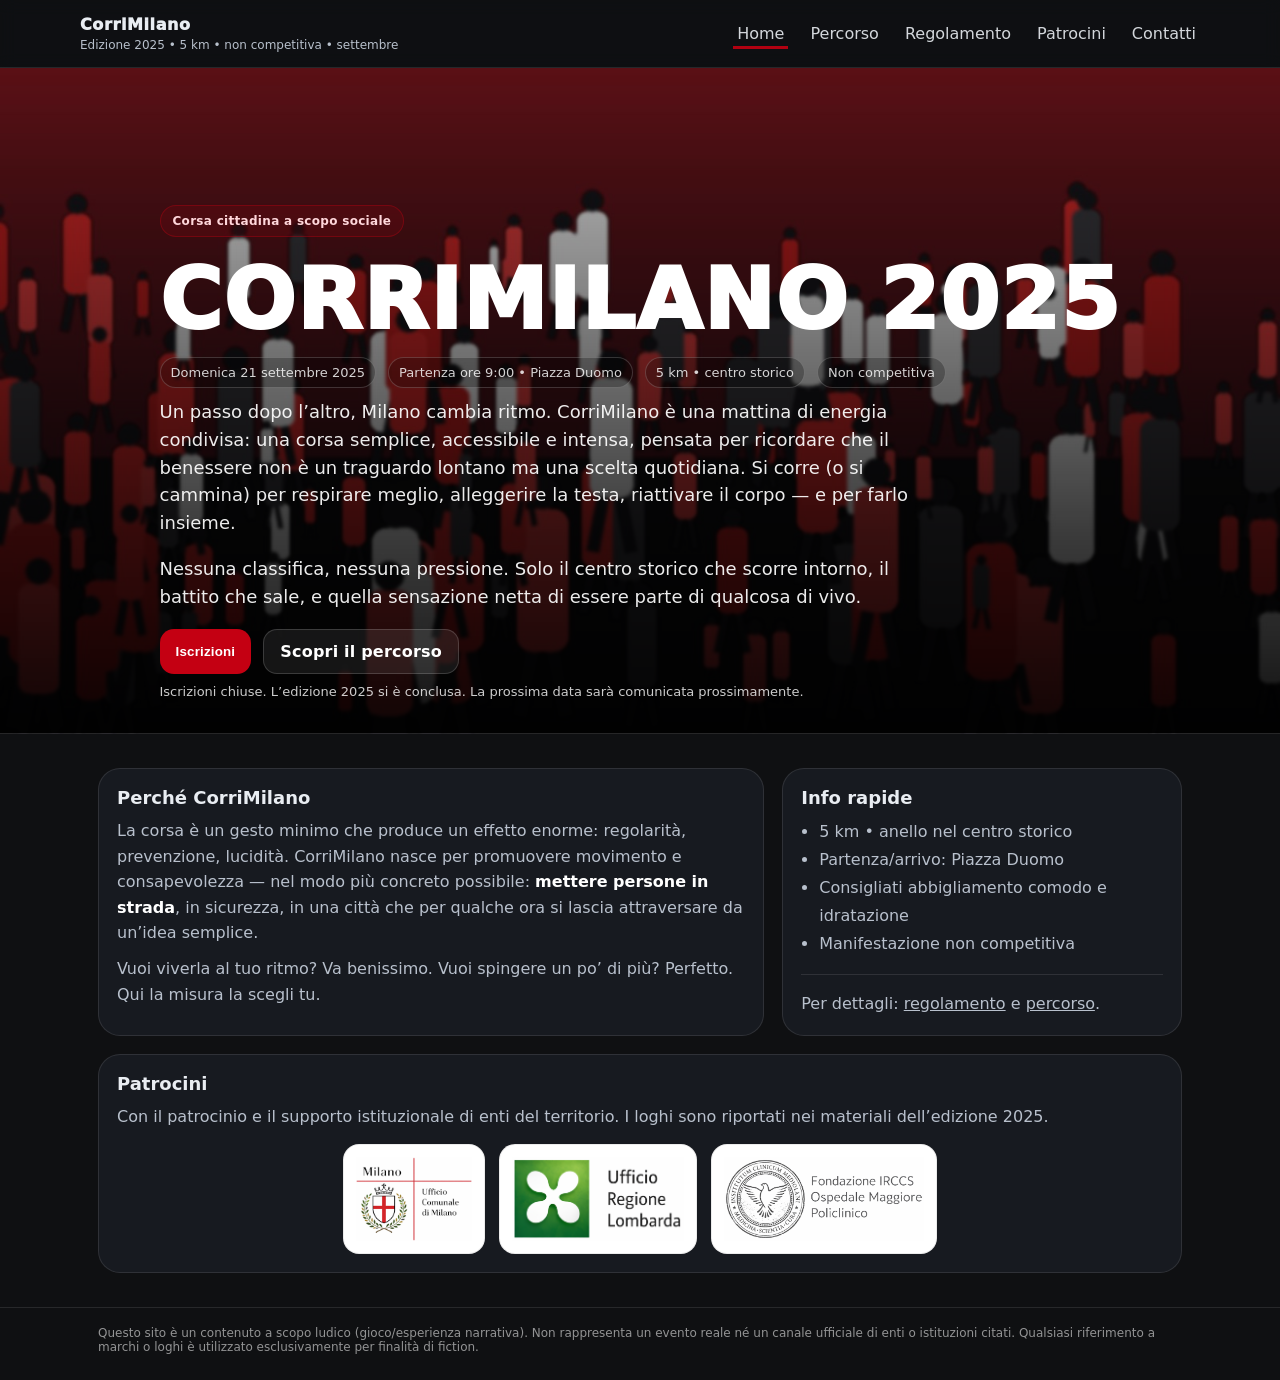
<file: index.html>
<!doctype html>
<html lang="it">
<head>
  <meta charset="utf-8" />
  <meta name="viewport" content="width=device-width,initial-scale=1" />
  <meta name="robots" content="noindex, nofollow" />
  <title>CorriMilano 2025 — 5 km non competitiva</title>
  <link rel="stylesheet" href="style.css" />
</head>
<body>
<header class="topbar">
  <div class="container topbar-inner">
    <div class="brand">
      <div class="brand-title">CorriMilano</div>
      <small>Edizione 2025 • 5 km • non competitiva • settembre</small>
    </div>
    <nav class="nav" aria-label="Menu">
      <a href="index.html">Home</a>
      <a href="percorso.html">Percorso</a>
      <a href="regolamento.html">Regolamento</a>
      <a href="patrocini.html">Patrocini</a>
      <a href="contatti.html">Contatti</a>
    </nav>
    <button class="menuBtn" id="menuOpen" type="button" aria-label="Apri menu">Menu</button>
  </div>
</header>

<div class="navDrawerBackdrop" id="navBackdrop" aria-hidden="true">
  <div class="navDrawer" role="dialog" aria-modal="true" aria-label="Menu">
    <header>
      <div style="font-weight:1000">CorriMilano 2025</div>
      <button class="closeBtn" id="menuClose" type="button">Chiudi</button>
    </header>
    <a href="index.html">Home</a>
    <a href="percorso.html">Percorso</a>
    <a href="regolamento.html">Regolamento</a>
    <a href="patrocini.html">Patrocini</a>
    <a href="contatti.html">Contatti</a>
  </div>
</div>

<section class="hero">
  <div class="container hero-content">
    <span class="kicker">Corsa cittadina a scopo sociale</span>
    <div class="h1">CORRIMILANO 2025</div>
    <div class="meta">
      <span class="pill">Domenica 21 settembre 2025</span>
      <span class="pill">Partenza ore 9:00 • Piazza Duomo</span>
      <span class="pill">5 km • centro storico</span>
      <span class="pill">Non competitiva</span>
    </div>
    <p class="subhero">
      Un passo dopo l’altro, Milano cambia ritmo. CorriMilano è una mattina di energia condivisa: una corsa semplice,
      accessibile e intensa, pensata per ricordare che il benessere non è un traguardo lontano ma una scelta quotidiana.
      Si corre (o si cammina) per respirare meglio, alleggerire la testa, riattivare il corpo — e per farlo insieme.
    </p>
    <p class="subhero">
      Nessuna classifica, nessuna pressione. Solo il centro storico che scorre intorno, il battito che sale,
      e quella sensazione netta di essere parte di qualcosa di vivo.
    </p>
    <div class="ctaRow">
      <button class="btn btn-primary" id="iscrizioniBtn" type="button">Iscrizioni</button>
      <a class="btn btn-ghost" href="percorso.html">Scopri il percorso</a>
    </div>
    <div style="margin-top:10px;color:rgba(255,255,255,.80);font-size:13px">
      Iscrizioni chiuse. L’edizione 2025 si è conclusa. La prossima data sarà comunicata prossimamente.
    </div>
  </div>
</section>

<main class="section">
  <div class="container grid">
    <div class="card">
      <h2>Perché CorriMilano</h2>
      <p>
        La corsa è un gesto minimo che produce un effetto enorme: regolarità, prevenzione, lucidità.
        CorriMilano nasce per promuovere movimento e consapevolezza — nel modo più concreto possibile:
        <strong>mettere persone in strada</strong>, in sicurezza, in una città che per qualche ora si lascia attraversare da un’idea semplice.
      </p>
      <p>
        Vuoi viverla al tuo ritmo? Va benissimo. Vuoi spingere un po’ di più? Perfetto. Qui la misura la scegli tu.
      </p>
    </div>

    <div class="card">
      <h2>Info rapide</h2>
      <ul class="list">
        <li>5 km • anello nel centro storico</li>
        <li>Partenza/arrivo: Piazza Duomo</li>
        <li>Consigliati abbigliamento comodo e idratazione</li>
        <li>Manifestazione non competitiva</li>
      </ul>
      <div class="hr"></div>
      <p style="margin:0;color:var(--muted)">Per dettagli: <a href="regolamento.html">regolamento</a> e <a href="percorso.html">percorso</a>.</p>
    </div>
  </div>

  <div class="container" style="margin-top:18px">
    <div class="card">
      <h2>Patrocini</h2>
      <p style="margin-bottom:14px">
        Con il patrocinio e il supporto istituzionale di enti del territorio. I loghi sono riportati nei materiali dell’edizione 2025.
      </p>
      <div class="logos logos--home">
        <img src="logo_comune.png" alt="Comune di Milano" />
        <img src="logo_regione.png" alt="Regione Lombardia" />
        <img src="logo_cagranda.png" alt="Fondazione IRCCS Ospedale Maggiore Policlinico" />
      </div>
    </div>
  </div>
</main>

<div class="modalBackdrop" id="modal" aria-hidden="true">
  <div class="modal" role="dialog" aria-modal="true" aria-labelledby="mTitle" aria-describedby="mText">
    <h3 id="mTitle">Iscrizioni chiuse</h3>
    <p id="mText">
      Le iscrizioni per l’edizione 2025 sono chiuse. La prossima edizione sarà comunicata nei prossimi mesi attraverso i canali dedicati.
    </p>
    <div class="modalActions">
      <button class="btn btn-primary" id="modalClose" type="button">Chiudi</button>
    </div>
  </div>
</div>

<footer class="footer-legal">
  <div class="container">Questo sito è un contenuto a scopo ludico (gioco/esperienza narrativa). Non rappresenta un evento reale né un canale ufficiale di enti o istituzioni citati. Qualsiasi riferimento a marchi o loghi è utilizzato esclusivamente per finalità di fiction.</div>
</footer>
<script src="main.js"></script>
</body></html>
</file>
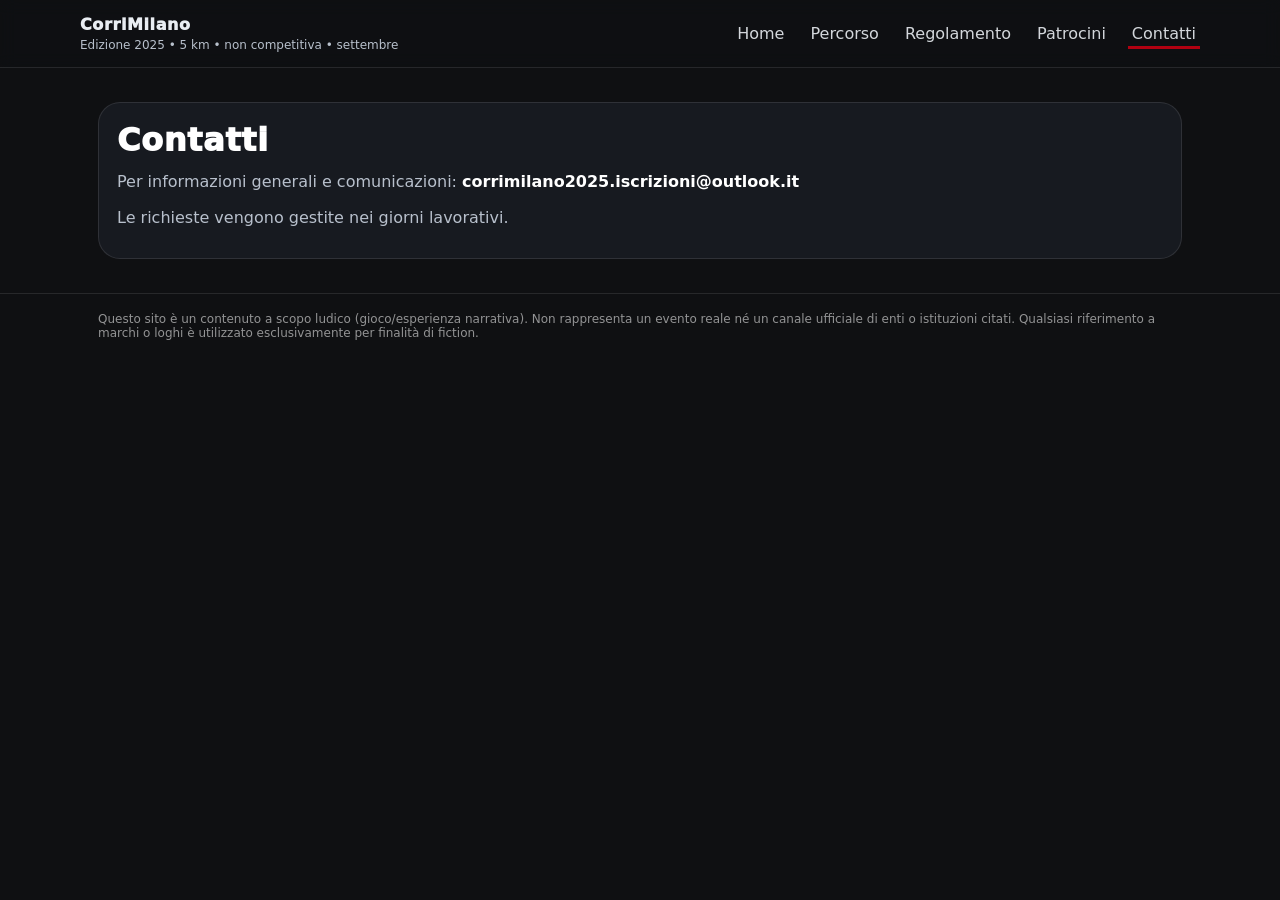
<file: contatti.html>
<!doctype html>
<html lang="it">
<head>
  <meta charset="utf-8" />
  <meta name="viewport" content="width=device-width,initial-scale=1" />
  <meta name="robots" content="noindex, nofollow" />
  <title>CorriMilano 2025 — Contatti</title>
  <link rel="stylesheet" href="style.css" />
</head>
<body>
<header class="topbar">
  <div class="container topbar-inner">
    <div class="brand">
      <div class="brand-title">CorriMilano</div>
      <small>Edizione 2025 • 5 km • non competitiva • settembre</small>
    </div>
    <nav class="nav" aria-label="Menu">
      <a href="index.html">Home</a>
      <a href="percorso.html">Percorso</a>
      <a href="regolamento.html">Regolamento</a>
      <a href="patrocini.html">Patrocini</a>
      <a href="contatti.html">Contatti</a>
    </nav>
    <button class="menuBtn" id="menuOpen" type="button" aria-label="Apri menu">Menu</button>
  </div>
</header>

<div class="navDrawerBackdrop" id="navBackdrop" aria-hidden="true">
  <div class="navDrawer" role="dialog" aria-modal="true" aria-label="Menu">
    <header>
      <div style="font-weight:1000">CorriMilano 2025</div>
      <button class="closeBtn" id="menuClose" type="button">Chiudi</button>
    </header>
    <a href="index.html">Home</a>
    <a href="percorso.html">Percorso</a>
    <a href="regolamento.html">Regolamento</a>
    <a href="patrocini.html">Patrocini</a>
    <a href="contatti.html">Contatti</a>
  </div>
</div>

<main class="section">
  <div class="container">
    <section class="card">
      <h1 class="h1" style="font-size:32px;letter-spacing:.6px;margin-top:0;text-transform:none">Contatti</h1>
      <p>Per informazioni generali e comunicazioni: <strong>corrimilano2025.iscrizioni@outlook.it</strong></p>
      <p class="muted">Le richieste vengono gestite nei giorni lavorativi.</p>
    </section>
  </div>
</main>

<footer class="footer-legal">
  <div class="container">Questo sito è un contenuto a scopo ludico (gioco/esperienza narrativa). Non rappresenta un evento reale né un canale ufficiale di enti o istituzioni citati. Qualsiasi riferimento a marchi o loghi è utilizzato esclusivamente per finalità di fiction.</div>
</footer>
<script src="main.js"></script>
</body></html>
</file>
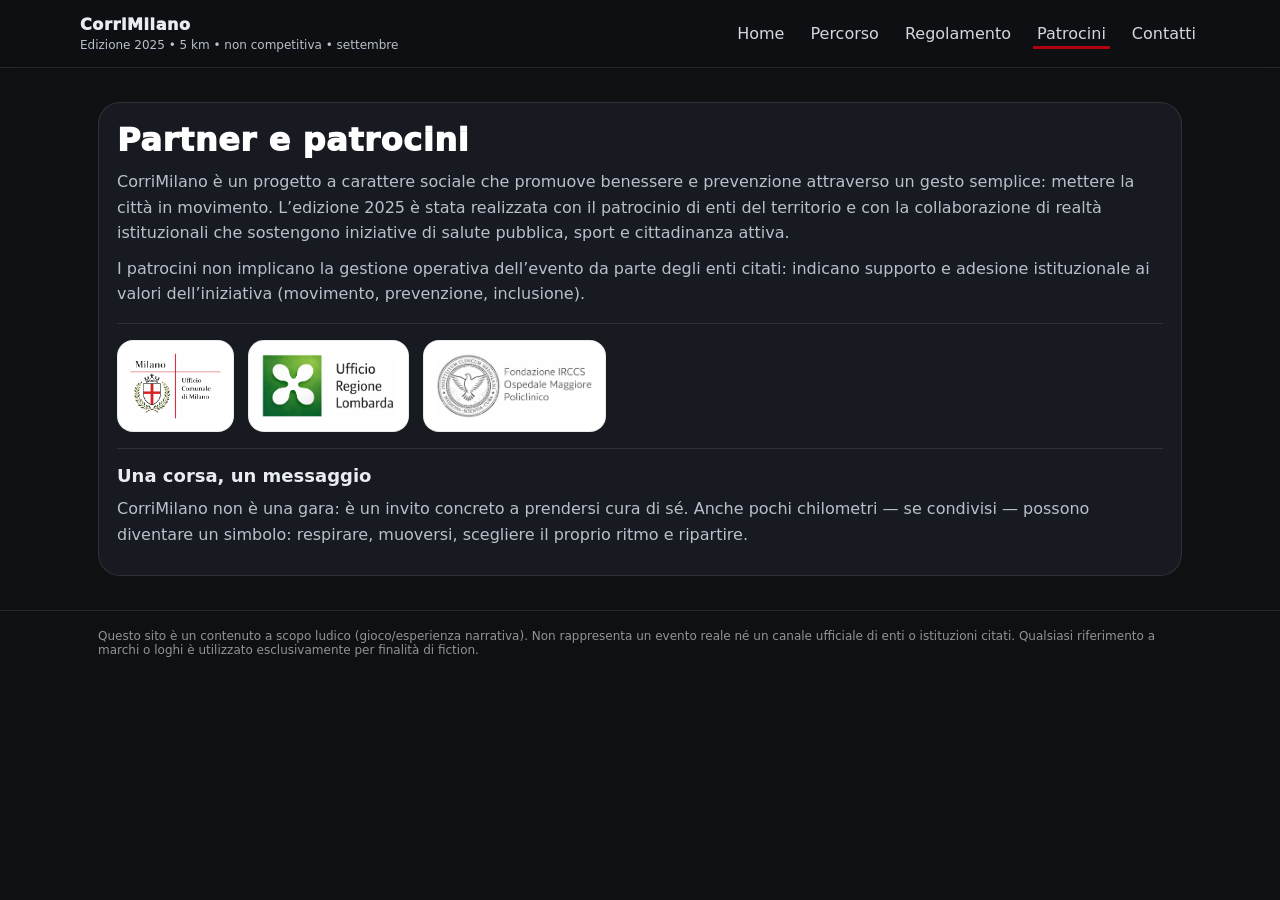
<file: patrocini.html>
<!doctype html>
<html lang="it">
<head>
  <meta charset="utf-8" />
  <meta name="viewport" content="width=device-width,initial-scale=1" />
  <meta name="robots" content="noindex, nofollow" />
  <title>CorriMilano 2025 — Patrocini</title>
  <link rel="stylesheet" href="style.css" />
</head>
<body>
<header class="topbar">
  <div class="container topbar-inner">
    <div class="brand">
      <div class="brand-title">CorriMilano</div>
      <small>Edizione 2025 • 5 km • non competitiva • settembre</small>
    </div>
    <nav class="nav" aria-label="Menu">
      <a href="index.html">Home</a>
      <a href="percorso.html">Percorso</a>
      <a href="regolamento.html">Regolamento</a>
      <a href="patrocini.html">Patrocini</a>
      <a href="contatti.html">Contatti</a>
    </nav>
    <button class="menuBtn" id="menuOpen" type="button" aria-label="Apri menu">Menu</button>
  </div>
</header>

<div class="navDrawerBackdrop" id="navBackdrop" aria-hidden="true">
  <div class="navDrawer" role="dialog" aria-modal="true" aria-label="Menu">
    <header>
      <div style="font-weight:1000">CorriMilano 2025</div>
      <button class="closeBtn" id="menuClose" type="button">Chiudi</button>
    </header>
    <a href="index.html">Home</a>
    <a href="percorso.html">Percorso</a>
    <a href="regolamento.html">Regolamento</a>
    <a href="patrocini.html">Patrocini</a>
    <a href="contatti.html">Contatti</a>
  </div>
</div>

<main class="section">
  <div class="container">
    <section class="card">
      <h1 class="h1" style="font-size:32px;letter-spacing:.6px;margin-top:0;text-transform:none">Partner e patrocini</h1>
      <p>
        CorriMilano è un progetto a carattere sociale che promuove benessere e prevenzione attraverso un gesto semplice:
        mettere la città in movimento. L’edizione 2025 è stata realizzata con il patrocinio di enti del territorio e con la collaborazione
        di realtà istituzionali che sostengono iniziative di salute pubblica, sport e cittadinanza attiva.
      </p>
      <p>
        I patrocini non implicano la gestione operativa dell’evento da parte degli enti citati: indicano supporto e adesione istituzionale
        ai valori dell’iniziativa (movimento, prevenzione, inclusione).
      </p>

      <div class="hr"></div>

      <div class="logos" style="justify-content:flex-start">
        <img src="logo_comune.png" alt="Comune di Milano" />
        <img src="logo_regione.png" alt="Regione Lombardia" />
        <img src="logo_cagranda.png" alt="Fondazione IRCCS Ospedale Maggiore Policlinico" />
      </div>

      <div class="hr"></div>

      <h2>Una corsa, un messaggio</h2>
      <p class="muted">
        CorriMilano non è una gara: è un invito concreto a prendersi cura di sé. Anche pochi chilometri — se condivisi —
        possono diventare un simbolo: respirare, muoversi, scegliere il proprio ritmo e ripartire.
      </p>
    </section>
  </div>
</main>

<footer class="footer-legal">
  <div class="container">Questo sito è un contenuto a scopo ludico (gioco/esperienza narrativa). Non rappresenta un evento reale né un canale ufficiale di enti o istituzioni citati. Qualsiasi riferimento a marchi o loghi è utilizzato esclusivamente per finalità di fiction.</div>
</footer>
<script src="main.js"></script>
</body></html>
</file>
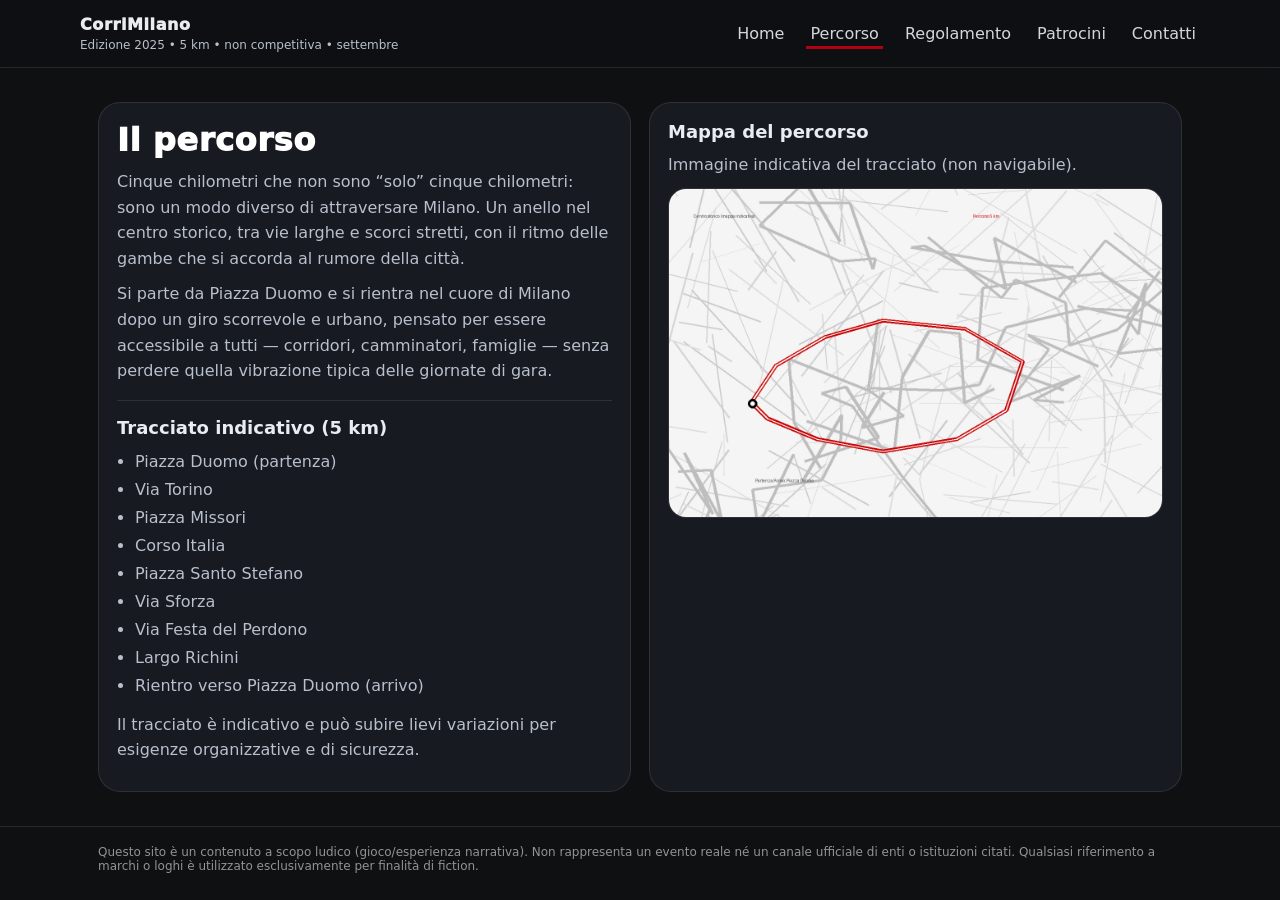
<file: percorso.html>
<!doctype html>
<html lang="it">
<head>
  <meta charset="utf-8" />
  <meta name="viewport" content="width=device-width,initial-scale=1" />
  <meta name="robots" content="noindex, nofollow" />
  <title>CorriMilano 2025 — Percorso 5 km</title>
  <link rel="stylesheet" href="style.css" />
</head>
<body>
<header class="topbar">
  <div class="container topbar-inner">
    <div class="brand">
      <div class="brand-title">CorriMilano</div>
      <small>Edizione 2025 • 5 km • non competitiva • settembre</small>
    </div>
    <nav class="nav" aria-label="Menu">
      <a href="index.html">Home</a>
      <a href="percorso.html">Percorso</a>
      <a href="regolamento.html">Regolamento</a>
      <a href="patrocini.html">Patrocini</a>
      <a href="contatti.html">Contatti</a>
    </nav>
    <button class="menuBtn" id="menuOpen" type="button" aria-label="Apri menu">Menu</button>
  </div>
</header>

<div class="navDrawerBackdrop" id="navBackdrop" aria-hidden="true">
  <div class="navDrawer" role="dialog" aria-modal="true" aria-label="Menu">
    <header>
      <div style="font-weight:1000">CorriMilano 2025</div>
      <button class="closeBtn" id="menuClose" type="button">Chiudi</button>
    </header>
    <a href="index.html">Home</a>
    <a href="percorso.html">Percorso</a>
    <a href="regolamento.html">Regolamento</a>
    <a href="patrocini.html">Patrocini</a>
    <a href="contatti.html">Contatti</a>
  </div>
</div>

<main class="section">
  <div class="container split">
    <section class="card">
      <h1 class="h1" style="font-size:32px;letter-spacing:.6px;margin-top:0;text-transform:none">Il percorso</h1>
      <p>
        Cinque chilometri che non sono “solo” cinque chilometri: sono un modo diverso di attraversare Milano.
        Un anello nel centro storico, tra vie larghe e scorci stretti, con il ritmo delle gambe che si accorda al rumore della città.
      </p>
      <p>
        Si parte da Piazza Duomo e si rientra nel cuore di Milano dopo un giro scorrevole e urbano, pensato per essere
        accessibile a tutti — corridori, camminatori, famiglie — senza perdere quella vibrazione tipica delle giornate di gara.
      </p>

      <div class="hr"></div>

      <h2>Tracciato indicativo (5 km)</h2>
      <ul class="list">
        <li>Piazza Duomo (partenza)</li>
        <li>Via Torino</li>
        <li>Piazza Missori</li>
        <li>Corso Italia</li>
        <li>Piazza Santo Stefano</li>
        <li>Via Sforza</li>
        <li>Via Festa del Perdono</li>
        <li>Largo Richini</li>
        <li>Rientro verso Piazza Duomo (arrivo)</li>
      </ul>

      <p style="margin-top:12px" class="muted">
        Il tracciato è indicativo e può subire lievi variazioni per esigenze organizzative e di sicurezza.
      </p>
    </section>

    <aside class="card">
      <h2>Mappa del percorso</h2>
      <p class="muted">Immagine indicativa del tracciato (non navigabile).</p>
      <img class="mapImg" src="mappa_tracciato.jpg" alt="Mappa indicativa del percorso 5 km" />
    </aside>
  </div>
</main>

<footer class="footer-legal">
  <div class="container">Questo sito è un contenuto a scopo ludico (gioco/esperienza narrativa). Non rappresenta un evento reale né un canale ufficiale di enti o istituzioni citati. Qualsiasi riferimento a marchi o loghi è utilizzato esclusivamente per finalità di fiction.</div>
</footer>
<script src="main.js"></script>
</body></html>
</file>
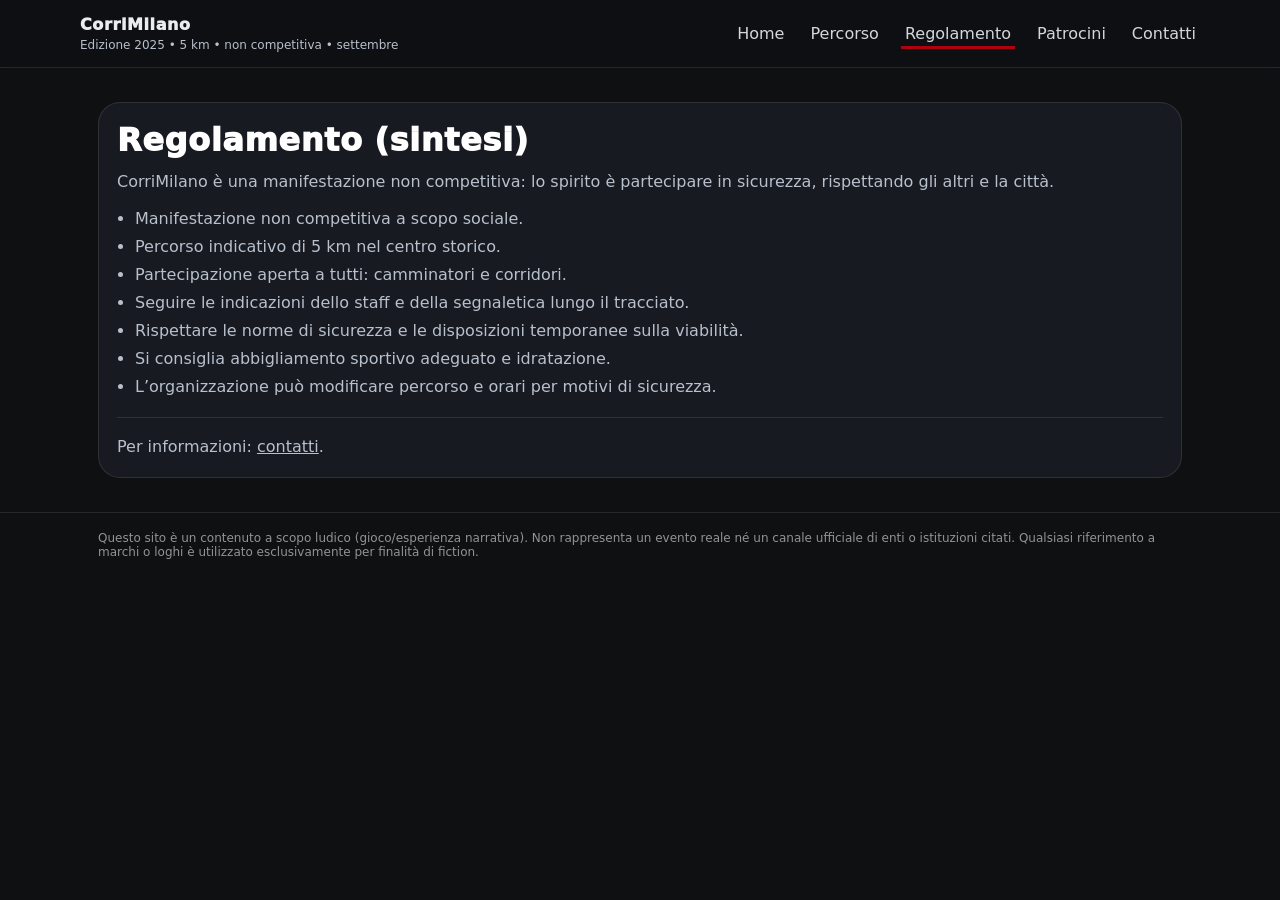
<file: regolamento.html>
<!doctype html>
<html lang="it">
<head>
  <meta charset="utf-8" />
  <meta name="viewport" content="width=device-width,initial-scale=1" />
  <meta name="robots" content="noindex, nofollow" />
  <title>CorriMilano 2025 — Regolamento</title>
  <link rel="stylesheet" href="style.css" />
</head>
<body>
<header class="topbar">
  <div class="container topbar-inner">
    <div class="brand">
      <div class="brand-title">CorriMilano</div>
      <small>Edizione 2025 • 5 km • non competitiva • settembre</small>
    </div>
    <nav class="nav" aria-label="Menu">
      <a href="index.html">Home</a>
      <a href="percorso.html">Percorso</a>
      <a href="regolamento.html">Regolamento</a>
      <a href="patrocini.html">Patrocini</a>
      <a href="contatti.html">Contatti</a>
    </nav>
    <button class="menuBtn" id="menuOpen" type="button" aria-label="Apri menu">Menu</button>
  </div>
</header>

<div class="navDrawerBackdrop" id="navBackdrop" aria-hidden="true">
  <div class="navDrawer" role="dialog" aria-modal="true" aria-label="Menu">
    <header>
      <div style="font-weight:1000">CorriMilano 2025</div>
      <button class="closeBtn" id="menuClose" type="button">Chiudi</button>
    </header>
    <a href="index.html">Home</a>
    <a href="percorso.html">Percorso</a>
    <a href="regolamento.html">Regolamento</a>
    <a href="patrocini.html">Patrocini</a>
    <a href="contatti.html">Contatti</a>
  </div>
</div>

<main class="section">
  <div class="container">
    <section class="card">
      <h1 class="h1" style="font-size:32px;letter-spacing:.6px;margin-top:0;text-transform:none">Regolamento (sintesi)</h1>
      <p>
        CorriMilano è una manifestazione non competitiva: lo spirito è partecipare in sicurezza, rispettando gli altri e la città.
      </p>
      <ul class="list">
        <li>Manifestazione non competitiva a scopo sociale.</li>
        <li>Percorso indicativo di 5 km nel centro storico.</li>
        <li>Partecipazione aperta a tutti: camminatori e corridori.</li>
        <li>Seguire le indicazioni dello staff e della segnaletica lungo il tracciato.</li>
        <li>Rispettare le norme di sicurezza e le disposizioni temporanee sulla viabilità.</li>
        <li>Si consiglia abbigliamento sportivo adeguato e idratazione.</li>
        <li>L’organizzazione può modificare percorso e orari per motivi di sicurezza.</li>
      </ul>
      <div class="hr"></div>
      <p class="muted" style="margin:0">
        Per informazioni: <a href="contatti.html">contatti</a>.
      </p>
    </section>
  </div>
</main>

<footer class="footer-legal">
  <div class="container">Questo sito è un contenuto a scopo ludico (gioco/esperienza narrativa). Non rappresenta un evento reale né un canale ufficiale di enti o istituzioni citati. Qualsiasi riferimento a marchi o loghi è utilizzato esclusivamente per finalità di fiction.</div>
</footer>
<script src="main.js"></script>
</body></html>
</file>
<file: style.css>
:root{
  --red:#c40012;
  --red2:#a80010;
  --bg:#0f1012;
  --text:#e9edf2;
  --muted:#b8c0cc;
  --card:#171a20;
  --line:rgba(255,255,255,.10);
}

*{box-sizing:border-box}
html,body{margin:0;padding:0;font-family:system-ui,-apple-system,Segoe UI,Roboto,Arial,sans-serif;background:var(--bg);color:var(--text)}
a{color:inherit}
.container{max-width:1120px;margin:0 auto;padding:0 18px}

/* TOPBAR */
.topbar{
  position:sticky;top:0;z-index:50;
  backdrop-filter: blur(8px);
  background:rgba(15,16,18,.72);
  border-bottom:1px solid var(--line);
}
.topbar-inner{display:flex;align-items:center;justify-content:space-between;gap:16px;padding:14px 0}
.brand{display:flex;flex-direction:column;line-height:1}
.brand .brand-title{font-weight:1000;letter-spacing:.6px}
.brand small{color:var(--muted);margin-top:6px;font-size:12px}

.nav{display:flex;gap:18px;align-items:center;flex-wrap:wrap}
.nav a{
  text-decoration:none;
  padding:10px 4px;
  color:var(--text);
  opacity:.9;
  position:relative;
  transition:opacity .2s ease;
}
.nav a:hover{opacity:1}
.nav a::after{
  content:"";
  position:absolute;left:0;right:0;bottom:4px;height:3px;
  background:transparent;
  transform:scaleX(0);
  transform-origin:left;
  transition:transform .22s ease, background .22s ease;
}
.nav a:hover::after{background:rgba(196,0,18,.6);transform:scaleX(1)}
.nav a.active::after{background:var(--red);transform:scaleX(1)}

.menuBtn{
  display:none;
  border:1px solid rgba(255,255,255,.18);
  background:rgba(255,255,255,.06);
  color:#fff;
  border-radius:12px;
  padding:10px 12px;
  font-weight:900;
  cursor:pointer;
}

/* HERO */
.hero{
  position:relative;
  min-height:74vh;
  display:flex;
  align-items:flex-end;
  background:
    linear-gradient(180deg, rgba(0,0,0,.15) 0%, rgba(0,0,0,.75) 70%, rgba(0,0,0,.92) 100%),
    url('hero.jpg') center/cover no-repeat;
  border-bottom:1px solid var(--line);
}
.hero-content{padding:46px 0 34px}
.kicker{display:inline-block;background:rgba(196,0,18,.12);border:1px solid rgba(196,0,18,.35);color:#ffd7db;
  padding:8px 12px;border-radius:999px;font-weight:800;letter-spacing:.3px;font-size:12px}
.h1{
  margin:14px 0 8px;
  font-size: clamp(40px, 6.6vw, 86px);
  letter-spacing:1.5px;
  font-weight:1000;
  color:#fff;
  text-transform:uppercase;
}
.subhero{max-width:780px;color:rgba(255,255,255,.92);font-size:18px;line-height:1.55;margin:10px 0 18px}
.meta{display:flex;gap:12px;flex-wrap:wrap;color:rgba(255,255,255,.82);font-size:13px}
.pill{border:1px solid rgba(255,255,255,.18);background:rgba(0,0,0,.25);padding:7px 10px;border-radius:999px}

.ctaRow{display:flex;gap:12px;flex-wrap:wrap;margin-top:18px}
.btn{
  border:0;cursor:pointer;
  padding:12px 16px;border-radius:14px;
  font-weight:900;letter-spacing:.2px;
  transition:transform .12s ease, background .2s ease;
}
.btn-primary{background:var(--red);color:#fff}
.btn-primary:hover{background:var(--red2);transform:translateY(-1px)}
.btn-ghost{background:rgba(255,255,255,.08);color:#fff;border:1px solid rgba(255,255,255,.16);text-decoration:none;display:inline-flex;align-items:center}
.btn-ghost:hover{background:rgba(255,255,255,.12);transform:translateY(-1px)}

.section{padding:34px 0}
.grid{display:grid;grid-template-columns: 1.25fr .75fr;gap:18px}
@media (max-width:920px){.grid{grid-template-columns:1fr}}

.card{
  background:var(--card);
  border:1px solid var(--line);
  border-radius:22px;
  padding:18px;
}
.card h2{margin:0 0 8px;font-size:18px}
.card p{margin:10px 0;color:var(--muted);line-height:1.6}
.card strong{color:#fff}

.logos{
  display:flex;gap:14px;flex-wrap:wrap;align-items:center;justify-content:center;
}
.logos img{
  height:92px;
  background:#fff;
  border-radius:16px;
  padding:12px;
  border:1px solid rgba(0,0,0,.08);
}
.logos--home img{ height:110px; }
@media (max-width:520px){
  .logos img{height:74px}
  .logos--home img{height:84px}
}

.split{display:grid;grid-template-columns: 1fr 1fr;gap:18px;align-items:stretch}
@media (max-width:920px){.split{grid-template-columns:1fr}}
.mapImg{width:100%;border-radius:18px;border:1px solid rgba(255,255,255,.10);display:block}

.list{margin:10px 0 0;padding-left:18px;color:var(--muted);line-height:1.75}
.hr{height:1px;background:var(--line);margin:16px 0}

.footer-legal{
  padding:18px 0 26px;
  color:rgba(255,255,255,.55);
  font-size:12px;
  border-top:1px solid var(--line);
}

/* Modal */
.modalBackdrop{
  position:fixed; inset:0; display:none;
  align-items:center; justify-content:center;
  background:rgba(0,0,0,.55);
  padding:18px; z-index:80;
}
.modalBackdrop.open{display:flex}
.modal{
  width:min(720px,100%);
  background:#0f1012;
  border:1px solid rgba(255,255,255,.14);
  border-radius:22px;
  padding:18px;
  box-shadow:0 20px 70px rgba(0,0,0,.5);
}
.modal h3{margin:0 0 8px}
.modal p{margin:0;color:var(--muted);line-height:1.55}
.modalActions{display:flex;justify-content:flex-end;margin-top:14px}

/* Mobile nav drawer */
.navDrawerBackdrop{
  position:fixed; inset:0; display:none;
  background:rgba(0,0,0,.6); z-index:70;
}
.navDrawerBackdrop.open{display:block}
.navDrawer{
  position:fixed; top:0; right:0; height:100%; width:min(86vw, 360px);
  background:#0f1012;
  border-left:1px solid rgba(255,255,255,.12);
  padding:16px;
  transform:translateX(100%);
  transition:transform .22s ease;
}
.navDrawerBackdrop.open .navDrawer{transform:translateX(0)}
.navDrawer header{display:flex;justify-content:space-between;align-items:center;margin-bottom:10px}
.navDrawer a{
  display:block;
  padding:12px 10px;
  text-decoration:none;
  border-radius:12px;
  border:1px solid rgba(255,255,255,.10);
  background:rgba(255,255,255,.04);
  margin-top:10px;
}
.navDrawer a.active{border-color:rgba(196,0,18,.55); background:rgba(196,0,18,.10)}
.navDrawer .closeBtn{
  border:1px solid rgba(255,255,255,.18);
  background:rgba(255,255,255,.06);
  color:#fff;
  border-radius:12px;
  padding:10px 12px;
  font-weight:900;
  cursor:pointer;
}

/* Mobile layout tweaks */
@media (max-width:820px){
  .nav{display:none}
  .menuBtn{display:inline-flex;align-items:center;gap:8px}
  .hero{min-height:58vh; background-position:center 35%}
  .hero-content{padding:26px 0 22px}
  .subhero{font-size:16px}
  .card{padding:14px}
  .meta{gap:8px}
  .pill{font-size:12px}
  .brand small{display:none}
}
@media (max-width:420px){
  .h1{letter-spacing:.9px}
}
</file>
